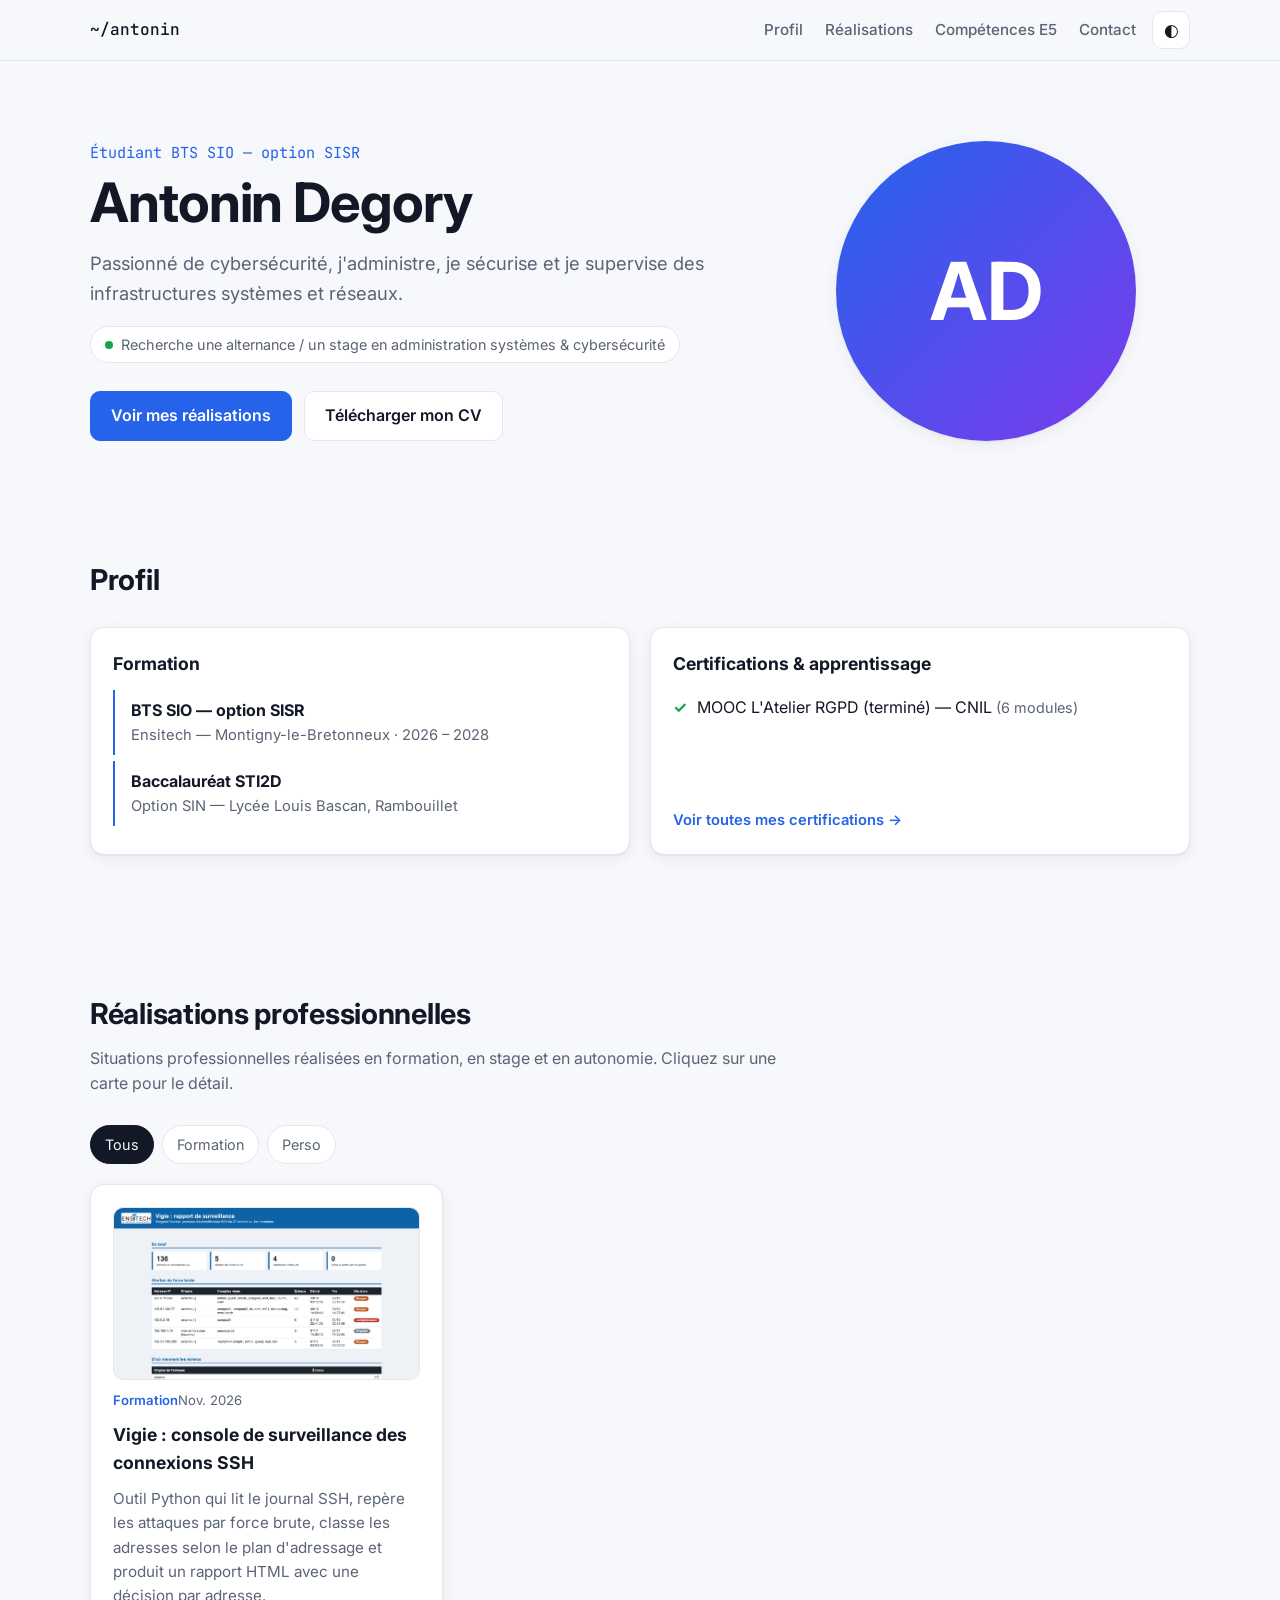
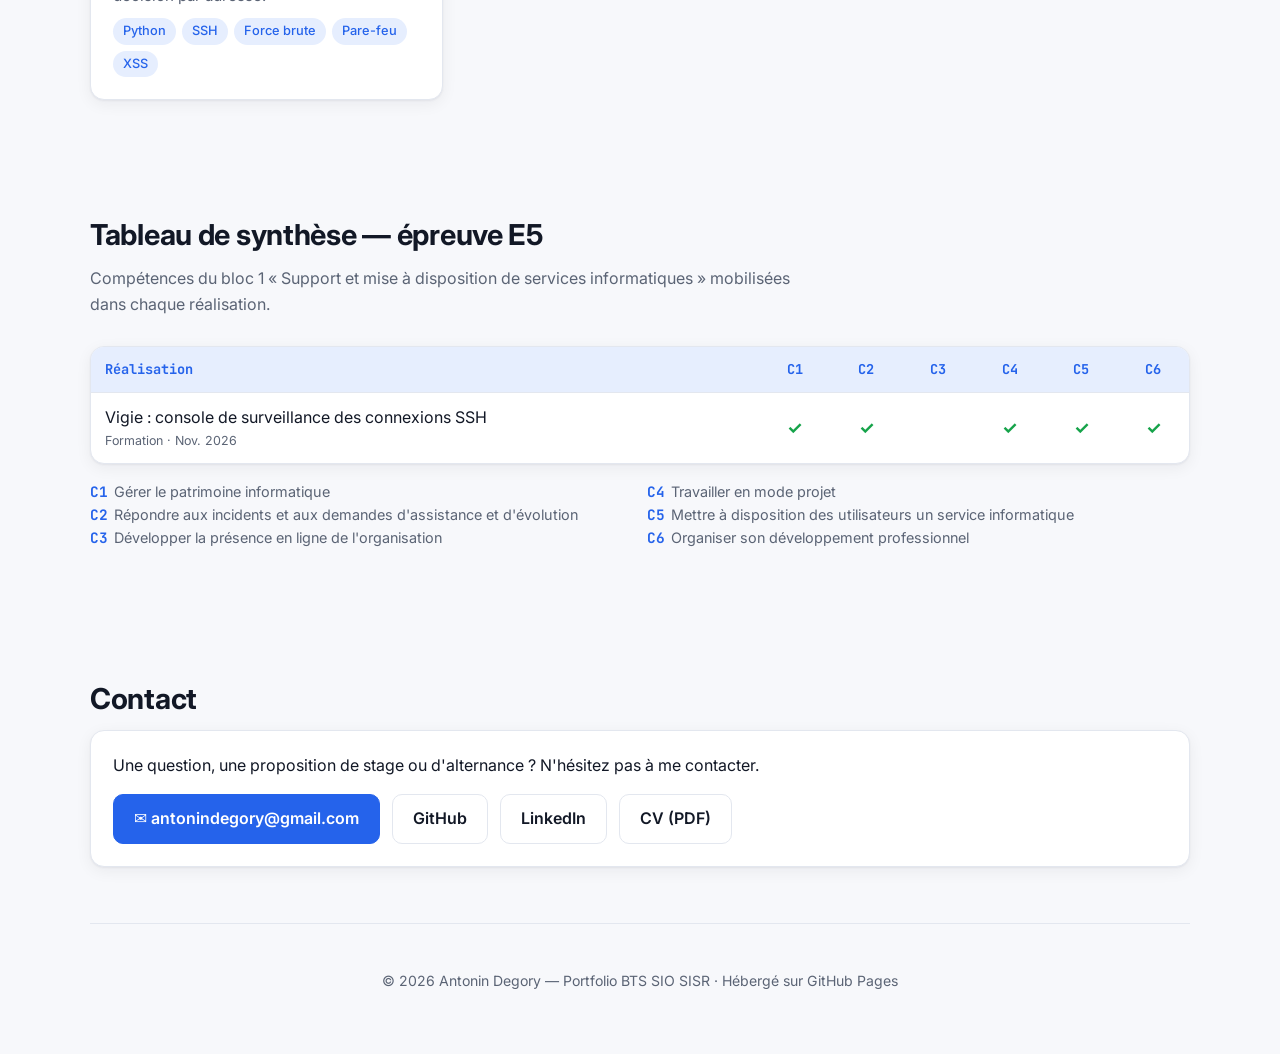
<file: index.html>
<!doctype html>
<html lang="fr">
<head>
  <meta charset="utf-8" />
  <meta name="viewport" content="width=device-width, initial-scale=1" />
  <title>Portfolio — BTS SIO SISR</title>
  <meta name="description" content="Portfolio d'étudiant en BTS SIO option SISR : réalisations en systèmes, réseaux et cybersécurité." />
  <link rel="icon" href="data:image/svg+xml,<svg xmlns='http://www.w3.org/2000/svg' viewBox='0 0 100 100'><text y='.9em' font-size='90'>🛡️</text></svg>" />
  <link rel="preconnect" href="https://fonts.googleapis.com" />
  <link rel="preconnect" href="https://fonts.gstatic.com" crossorigin />
  <link href="https://fonts.googleapis.com/css2?family=Inter:wght@400;500;600;700&family=JetBrains+Mono:wght@500&display=swap" rel="stylesheet" />
  <link rel="stylesheet" href="style.css" />
</head>
<body>
  <header class="nav">
    <div class="container nav-inner">
      <a href="#top" class="logo" id="logo"></a>
      <nav>
        <button class="menu-btn" aria-label="Menu" aria-expanded="false">☰</button>
        <ul class="nav-links">
          <li><a href="#about">Profil</a></li>
          <li><a href="#projets">Réalisations</a></li>
          <li><a href="#competences">Compétences E5</a></li>
          <li><a href="#contact">Contact</a></li>
        </ul>
      </nav>
      <button class="theme-btn" aria-label="Changer de thème" title="Clair / sombre">◐</button>
    </div>
  </header>

  <main id="top">
    <!-- HERO -->
    <section class="hero container">
      <div class="hero-text">
        <p class="eyebrow" id="hero-titre"></p>
        <h1 id="hero-nom"></h1>
        <p class="lead" id="hero-accroche"></p>
        <p class="badge-dispo" id="hero-recherche"></p>
        <div class="hero-cta">
          <a class="btn primary" href="#projets">Voir mes réalisations</a>
          <a class="btn" id="cv-btn" href="#" target="_blank" rel="noopener">Télécharger mon CV</a>
        </div>
      </div>
      <div class="hero-visual" id="avatar"></div>
    </section>

    <!-- PROFIL -->
    <section id="about" class="section container">
      <h2>Profil</h2>
      <div class="about-grid">
        <div class="card">
          <h3>Formation</h3>
          <ul class="timeline">
            <li><strong>BTS SIO — option SISR</strong><span id="about-ecole"></span></li>
            <li><strong>Baccalauréat STI2D</strong><span>Option SIN — Lycée Louis Bascan, Rambouillet</span></li>
          </ul>
        </div>
        <a class="card card-link" href="certifications.html">
          <h3>Certifications & apprentissage</h3>
          <ul class="checklist" id="certifs-apercu"></ul>
          <span class="card-more">Voir toutes mes certifications →</span>
        </a>
      </div>
    </section>

    <!-- PROJETS -->
    <section id="projets" class="section container">
      <h2>Réalisations professionnelles</h2>
      <p class="section-intro">Situations professionnelles réalisées en formation, en stage et en autonomie. Cliquez sur une carte pour le détail.</p>
      <div class="filters" id="filters"></div>
      <div class="grid" id="projets-grid"></div>
    </section>

    <!-- TABLEAU E5 -->
    <section id="competences" class="section container">
      <h2>Tableau de synthèse — épreuve E5</h2>
      <p class="section-intro">Compétences du bloc 1 « Support et mise à disposition de services informatiques » mobilisées dans chaque réalisation.</p>
      <div class="table-wrap">
        <table class="e5" id="e5-table"></table>
      </div>
      <ol class="legend" id="e5-legend"></ol>
    </section>

    <!-- CONTACT -->
    <section id="contact" class="section container">
      <h2>Contact</h2>
      <div class="card contact-card">
        <p>Une question, une proposition de stage ou d'alternance ? N'hésitez pas à me contacter.</p>
        <div class="contact-links" id="contact-links"></div>
      </div>
    </section>
  </main>

  <footer class="container footer">
    <p>© <span id="year"></span> <span id="footer-nom"></span> — Portfolio BTS SIO SISR · Hébergé sur GitHub Pages</p>
  </footer>

  <!-- Fenêtre de détail d'un projet -->
  <dialog id="modal">
    <button class="modal-close" aria-label="Fermer">✕</button>
    <div id="modal-body"></div>
  </dialog>

  <script src="data.js"></script>
  <script src="certifs.js"></script>
  <script src="script.js"></script>
</body>
</html>
</file>
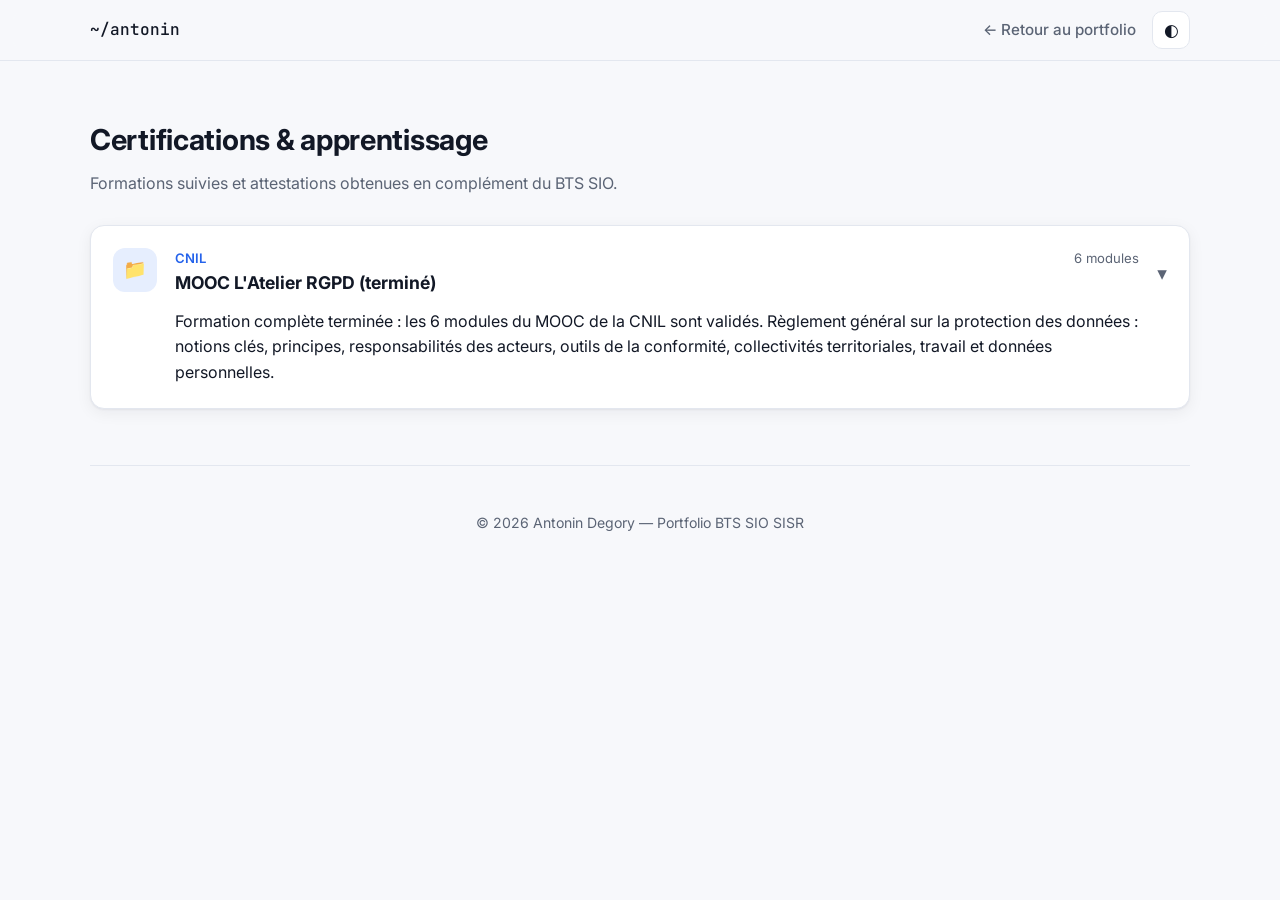
<file: certifications.html>
<!doctype html>
<html lang="fr">
<head>
  <meta charset="utf-8" />
  <meta name="viewport" content="width=device-width, initial-scale=1" />
  <title>Certifications — Portfolio BTS SIO SISR</title>
  <link rel="icon" href="data:image/svg+xml,<svg xmlns='http://www.w3.org/2000/svg' viewBox='0 0 100 100'><text y='.9em' font-size='90'>🛡️</text></svg>" />
  <link rel="preconnect" href="https://fonts.googleapis.com" />
  <link rel="preconnect" href="https://fonts.gstatic.com" crossorigin />
  <link href="https://fonts.googleapis.com/css2?family=Inter:wght@400;500;600;700&family=JetBrains+Mono:wght@500&display=swap" rel="stylesheet" />
  <link rel="stylesheet" href="style.css" />
</head>
<body>
  <header class="nav">
    <div class="container nav-inner">
      <a href="index.html" class="logo" id="logo"></a>
      <a href="index.html" class="back-link">← Retour au portfolio</a>
      <button class="theme-btn" aria-label="Changer de thème" title="Clair / sombre">◐</button>
    </div>
  </header>

  <main class="section container">
    <h2>Certifications & apprentissage</h2>
    <p class="section-intro">Formations suivies et attestations obtenues en complément du BTS SIO.</p>
    <div class="certifs" id="certifs-liste"></div>
  </main>

  <footer class="container footer">
    <p>© <span id="year"></span> <span id="footer-nom"></span> — Portfolio BTS SIO SISR</p>
  </footer>

  <script src="data.js"></script>
  <script src="certifs.js"></script>
  <script>
    const $ = (s) => document.querySelector(s);
    const esc = (s) => String(s).replace(/[&<>"']/g, (c) => ({ "&": "&amp;", "<": "&lt;", ">": "&gt;", '"': "&quot;", "'": "&#39;" }[c]));

    // Thème clair / sombre (même réglage que la page d'accueil)
    const root = document.documentElement;
    let saved = null;
    try { saved = localStorage.getItem("theme"); } catch (e) {}
    root.dataset.theme = saved || (matchMedia("(prefers-color-scheme: dark)").matches ? "dark" : "light");
    $(".theme-btn").addEventListener("click", () => {
      root.dataset.theme = root.dataset.theme === "dark" ? "light" : "dark";
      try { localStorage.setItem("theme", root.dataset.theme); } catch (e) {}
    });

    $("#logo").textContent = `~/${PROFIL.prenom.toLowerCase()}`;
    $("#footer-nom").textContent = `${PROFIL.prenom} ${PROFIL.nom}`;
    $("#year").textContent = new Date().getFullYear();

    const btnAttest = (url) => url ? `<a class="btn btn-sm" href="${esc(url)}" target="_blank" rel="noopener">Voir l'attestation</a>` : "";

    $("#certifs-liste").innerHTML = CERTIFS.map((c) => c.modules ? `
      <details class="card certif-dossier">
        <summary>
          <div class="certif-icon dossier-icon" aria-hidden="true">
            <span class="ferme">📁</span><span class="ouvert">📂</span>
          </div>
          <div class="certif-body">
            <div class="projet-meta"><span class="ctx">${esc(c.organisme)}</span><span>${c.modules.length} modules</span></div>
            <h3>${esc(c.titre)}</h3>
            <p>${esc(c.description)}</p>
          </div>
          <span class="chevron" aria-hidden="true">▾</span>
        </summary>
        <ul class="modules">${c.modules.map((m) => `
          <li>
            <div>
              <strong>${esc(m.titre)}</strong>
              <span class="module-meta">${esc(m.date)}${m.score ? ` · Score : ${esc(m.score)}` : ""}</span>
            </div>
            ${btnAttest(m.attestation)}
          </li>`).join("")}
        </ul>
      </details>` : `
      <article class="card certif">
        <div class="certif-icon" aria-hidden="true">✓</div>
        <div class="certif-body">
          <div class="projet-meta"><span class="ctx">${esc(c.organisme)}</span><span>${esc(c.date || "")}</span></div>
          <h3>${esc(c.titre)}</h3>
          <p>${esc(c.description || "")}</p>
          ${btnAttest(c.attestation)}
        </div>
      </article>`).join("");
  </script>
</body>
</html>
</file>
<file: style.css>
:root {
  --bg: #f7f8fb;
  --surface: #ffffff;
  --text: #121826;
  --muted: #5b6475;
  --border: #e3e7ef;
  --accent: #2563eb;
  --accent-soft: #e6eefe;
  --ok: #16a34a;
  --shadow: 0 1px 2px rgba(16, 24, 40, .05), 0 4px 16px rgba(16, 24, 40, .06);
  --radius: 14px;
}
:root[data-theme="dark"] {
  --bg: #0b1020;
  --surface: #121a2e;
  --text: #e7ebf5;
  --muted: #98a2b8;
  --border: #22304d;
  --accent: #60a5fa;
  --accent-soft: #16264a;
  --ok: #4ade80;
  --shadow: 0 1px 2px rgba(0, 0, 0, .3), 0 6px 20px rgba(0, 0, 0, .25);
}

* { box-sizing: border-box; }
html { scroll-behavior: smooth; scroll-padding-top: 72px; }
body {
  margin: 0;
  font-family: "Inter", system-ui, -apple-system, sans-serif;
  background: var(--bg);
  color: var(--text);
  line-height: 1.6;
  transition: background .2s, color .2s;
}
a { color: var(--accent); text-decoration: none; }
a:hover { text-decoration: underline; }
.container { width: min(1100px, 100% - 32px); margin-inline: auto; }

/* NAV */
.nav {
  position: sticky; top: 0; z-index: 10;
  background: color-mix(in srgb, var(--bg) 85%, transparent);
  backdrop-filter: blur(10px);
  border-bottom: 1px solid var(--border);
}
.nav-inner { display: flex; align-items: center; gap: 16px; height: 60px; }
.logo { font-family: "JetBrains Mono", monospace; font-weight: 500; color: var(--text); margin-right: auto; }
.logo:hover { text-decoration: none; }
.nav-links { display: flex; gap: 22px; list-style: none; margin: 0; padding: 0; }
.nav-links a { color: var(--muted); font-weight: 500; font-size: .95rem; }
.nav-links a:hover { color: var(--text); text-decoration: none; }
.theme-btn, .menu-btn {
  background: var(--surface); border: 1px solid var(--border); color: var(--text);
  width: 38px; height: 38px; border-radius: 10px; cursor: pointer; font-size: 1.05rem;
}
.menu-btn { display: none; }

/* HERO */
.hero { display: grid; grid-template-columns: 1.6fr 1fr; gap: 40px; align-items: center; padding: 80px 0 60px; }
.eyebrow { font-family: "JetBrains Mono", monospace; color: var(--accent); margin: 0 0 8px; font-size: .95rem; }
h1 { font-size: clamp(2.2rem, 5vw, 3.4rem); line-height: 1.1; margin: 0 0 16px; letter-spacing: -.02em; }
.lead { font-size: 1.15rem; color: var(--muted); max-width: 56ch; margin: 0 0 18px; }
.badge-dispo {
  display: inline-flex; align-items: center; gap: 8px; margin: 0 0 28px;
  background: var(--surface); border: 1px solid var(--border); border-radius: 999px;
  padding: 6px 14px; font-size: .9rem; color: var(--muted);
}
.badge-dispo::before { content: ""; width: 8px; height: 8px; border-radius: 50%; background: var(--ok); }
.hero-cta { display: flex; gap: 12px; flex-wrap: wrap; }
.btn {
  display: inline-block; padding: 11px 20px; border-radius: 10px; font-weight: 600;
  border: 1px solid var(--border); background: var(--surface); color: var(--text);
}
.btn:hover { text-decoration: none; border-color: var(--accent); }
.btn.primary { background: var(--accent); color: #fff; border-color: var(--accent); }
:root[data-theme="dark"] .btn.primary { color: #0b1020; }
.hero-visual {
  aspect-ratio: 1; max-width: 300px; justify-self: center; width: 100%;
  border-radius: 50%; background: linear-gradient(135deg, var(--accent), #7c3aed);
  display: grid; place-items: center; color: #fff; font-size: 5rem; font-weight: 700;
  box-shadow: var(--shadow); overflow: hidden;
}
.hero-visual img { width: 100%; height: 100%; object-fit: cover; }

/* SECTIONS */
.section { padding: 56px 0; }
h2 { font-size: 1.8rem; margin: 0 0 8px; letter-spacing: -.01em; }
h3 { margin: 0 0 12px; font-size: 1.1rem; }
.section-intro { color: var(--muted); margin: 0 0 28px; max-width: 70ch; }
.card {
  background: var(--surface); border: 1px solid var(--border);
  border-radius: var(--radius); padding: 22px; box-shadow: var(--shadow);
}
.about-grid { display: grid; grid-template-columns: 1fr 1fr; gap: 20px; margin: 24px 0; }
.timeline { list-style: none; padding: 0; margin: 0; }
.timeline li { padding: 8px 0 8px 16px; border-left: 2px solid var(--accent); margin-bottom: 6px; }
.timeline span { display: block; color: var(--muted); font-size: .92rem; }
.checklist { list-style: none; padding: 0; margin: 0; }
.checklist li { padding: 5px 0; }
.checklist li::before { content: "✓"; color: var(--ok); font-weight: 700; margin-right: 10px; }

.tags { display: flex; flex-wrap: wrap; gap: 6px; }
.tag {
  font-size: .8rem; padding: 3px 10px; border-radius: 999px;
  background: var(--accent-soft); color: var(--accent); font-weight: 500;
}

/* PROJETS */
.filters { display: flex; gap: 8px; flex-wrap: wrap; margin-bottom: 20px; }
.filter {
  padding: 7px 14px; border-radius: 999px; border: 1px solid var(--border);
  background: var(--surface); color: var(--muted); cursor: pointer; font: inherit; font-size: .9rem;
}
.filter.active { background: var(--text); color: var(--bg); border-color: var(--text); }
.grid { display: grid; grid-template-columns: repeat(auto-fill, minmax(300px, 1fr)); gap: 20px; }
.projet {
  text-align: left; font: inherit; color: inherit; cursor: pointer;
  display: flex; flex-direction: column; gap: 10px;
  transition: transform .15s, border-color .15s;
}
.projet:hover { transform: translateY(-3px); border-color: var(--accent); }
.projet-meta { display: flex; justify-content: space-between; font-size: .82rem; color: var(--muted); }
.ctx { font-weight: 600; color: var(--accent); }
.projet h3 { margin: 0; }
.projet p { margin: 0; color: var(--muted); font-size: .95rem; flex: 1; }

/* TABLEAU E5 */
.table-wrap { overflow-x: auto; border: 1px solid var(--border); border-radius: var(--radius); background: var(--surface); box-shadow: var(--shadow); }
.e5 { width: 100%; border-collapse: collapse; min-width: 640px; }
.e5 th, .e5 td { padding: 12px 14px; border-bottom: 1px solid var(--border); text-align: center; }
.e5 thead th { font-family: "JetBrains Mono", monospace; font-size: .85rem; background: var(--accent-soft); color: var(--accent); }
.e5 td:first-child, .e5 th:first-child { text-align: left; }
.e5 tbody tr:last-child td { border-bottom: 0; }
.e5 tbody tr:hover { background: color-mix(in srgb, var(--accent-soft) 50%, transparent); }
.e5 .ctx-small { display: block; font-size: .78rem; color: var(--muted); }
.check { color: var(--ok); font-weight: 700; font-size: 1.1rem; }
.legend { color: var(--muted); font-size: .9rem; margin-top: 16px; padding-left: 0; list-style: none; columns: 2; }
.legend b { font-family: "JetBrains Mono", monospace; color: var(--accent); margin-right: 6px; }

/* CONTACT */
.contact-card p { margin-top: 0; }
.contact-links { display: flex; gap: 12px; flex-wrap: wrap; }

.footer { padding: 32px 0 48px; color: var(--muted); font-size: .88rem; border-top: 1px solid var(--border); text-align: center; }

/* MODAL */
dialog {
  border: 1px solid var(--border); border-radius: var(--radius);
  background: var(--surface); color: var(--text);
  width: min(680px, 100% - 32px); max-height: 85vh; padding: 28px;
  box-shadow: 0 20px 60px rgba(0, 0, 0, .3);
}
dialog::backdrop { background: rgba(5, 10, 25, .55); backdrop-filter: blur(3px); }
.modal-close { position: absolute; top: 14px; right: 14px; background: none; border: 0; color: var(--muted); font-size: 1.2rem; cursor: pointer; }
#modal-body h3 { font-size: 1.4rem; padding-right: 30px; }
#modal-body h4 { margin: 20px 0 8px; }
#modal-body ol { padding-left: 20px; margin: 0; }
#modal-body li { margin-bottom: 4px; }
.comp-list { list-style: none; padding: 0; margin: 0; }
.comp-list li { padding: 4px 0; }
.comp-list b { font-family: "JetBrains Mono", monospace; color: var(--accent); margin-right: 8px; }

/* RESPONSIVE */
@media (max-width: 860px) {
  .hero { grid-template-columns: 1fr; padding-top: 48px; }
  .hero-visual { max-width: 180px; font-size: 3.5rem; grid-row: 1; justify-self: start; }
  .about-grid { grid-template-columns: 1fr; }
  .legend { columns: 1; }
  .menu-btn { display: block; }
  .nav-links {
    display: none; position: absolute; top: 60px; left: 0; right: 0;
    flex-direction: column; gap: 0; background: var(--surface); border-bottom: 1px solid var(--border);
  }
  .nav-links.open { display: flex; }
  .nav-links a { display: block; padding: 14px 16px; }
}
#modal-body .projet-meta { padding-right: 32px; }

/* Carte certifications cliquable */
.card-link { display: flex; flex-direction: column; color: inherit; transition: transform .15s, border-color .15s; }
.card-link:hover { text-decoration: none; transform: translateY(-3px); border-color: var(--accent); }
.card-more { margin-top: auto; padding-top: 12px; color: var(--accent); font-weight: 600; font-size: .92rem; }

/* Page certifications */
.back-link { color: var(--muted); font-weight: 500; font-size: .95rem; }
.certifs { display: grid; gap: 16px; }
.certif { display: flex; gap: 18px; align-items: flex-start; }
.certif-icon {
  flex: none; width: 44px; height: 44px; border-radius: 12px; display: grid; place-items: center;
  background: var(--accent-soft); color: var(--accent); font-weight: 700; font-size: 1.2rem;
}
.certif-body { flex: 1; min-width: 0; }
.certif h3 { margin: 6px 0; }
.certif p { color: var(--muted); margin: 0 0 14px; }

/* Dossier de certifications (repliable) */
.muted { color: var(--muted); font-size: .9em; }
.certif-dossier { padding: 0; overflow: hidden; }
.certif-dossier summary {
  display: flex; gap: 18px; align-items: flex-start; padding: 22px;
  cursor: pointer; list-style: none;
}
.certif-dossier summary::-webkit-details-marker { display: none; }
.certif-dossier summary:hover { background: color-mix(in srgb, var(--accent-soft) 40%, transparent); }
.certif-dossier summary p { margin: 0; }
.chevron { flex: none; color: var(--muted); font-size: 1.2rem; transition: transform .2s; margin-top: 10px; }
.certif-dossier[open] .chevron { transform: rotate(180deg); }
.modules { list-style: none; margin: 0; padding: 0; border-top: 1px solid var(--border); }
.modules li {
  display: flex; justify-content: space-between; align-items: center; gap: 16px;
  padding: 14px 22px 14px 84px; border-bottom: 1px solid var(--border);
}
.modules li:last-child { border-bottom: 0; }
.module-meta { display: block; color: var(--muted); font-size: .88rem; }
.btn-sm { padding: 7px 14px; font-size: .88rem; flex: none; }
@media (max-width: 600px) {
  .modules li { flex-direction: column; align-items: flex-start; padding-left: 22px; }
}

/* Capture d'écran dans la fenêtre de détail d'un projet */
.projet-img { display: block; width: 100%; height: auto; border-radius: 10px; border: 1px solid rgba(127,127,127,.25); margin: 12px 0; }

/* ---------- Dossier de certification : animation d'ouverture ---------- */
.dossier-icon { position: relative; }
.dossier-icon span {
  position: absolute; inset: 0;
  display: grid; place-items: center;
  transition: opacity .25s ease, transform .35s cubic-bezier(.34, 1.56, .64, 1);
}
.dossier-icon .ouvert { opacity: 0; transform: scale(.6) rotate(-12deg); }
.certif-dossier[open] .dossier-icon .ferme { opacity: 0; transform: scale(.6) rotate(12deg); }
.certif-dossier[open] .dossier-icon .ouvert { opacity: 1; transform: scale(1) rotate(0); }
.certif-dossier summary:hover .dossier-icon { animation: dossier-hop .4s ease; }
.certif-dossier[open] .modules li { animation: module-in .35s ease both; }
.certif-dossier[open] .modules li:nth-child(2) { animation-delay: .04s; }
.certif-dossier[open] .modules li:nth-child(3) { animation-delay: .08s; }
.certif-dossier[open] .modules li:nth-child(4) { animation-delay: .12s; }
.certif-dossier[open] .modules li:nth-child(5) { animation-delay: .16s; }
.certif-dossier[open] .modules li:nth-child(6) { animation-delay: .2s; }
.certif-dossier[open] .modules li:nth-child(n+7) { animation-delay: .24s; }
@keyframes dossier-hop { 40% { transform: translateY(-3px); } }
@keyframes module-in { from { opacity: 0; transform: translateY(-6px); } }
@media (prefers-reduced-motion: reduce) {
  .dossier-icon span, .certif-dossier .modules li, .certif-dossier summary:hover .dossier-icon { transition: none; animation: none; }
}

/* Vignette en haut des cartes de projet */
.projet-thumb {
  display: block; width: calc(100% + 2 * var(--thumb-bleed, 0px)); aspect-ratio: 16 / 9;
  object-fit: cover; object-position: top left;
  border-radius: 10px; border: 1px solid var(--border);
  background: var(--accent-soft);
}
</file>
